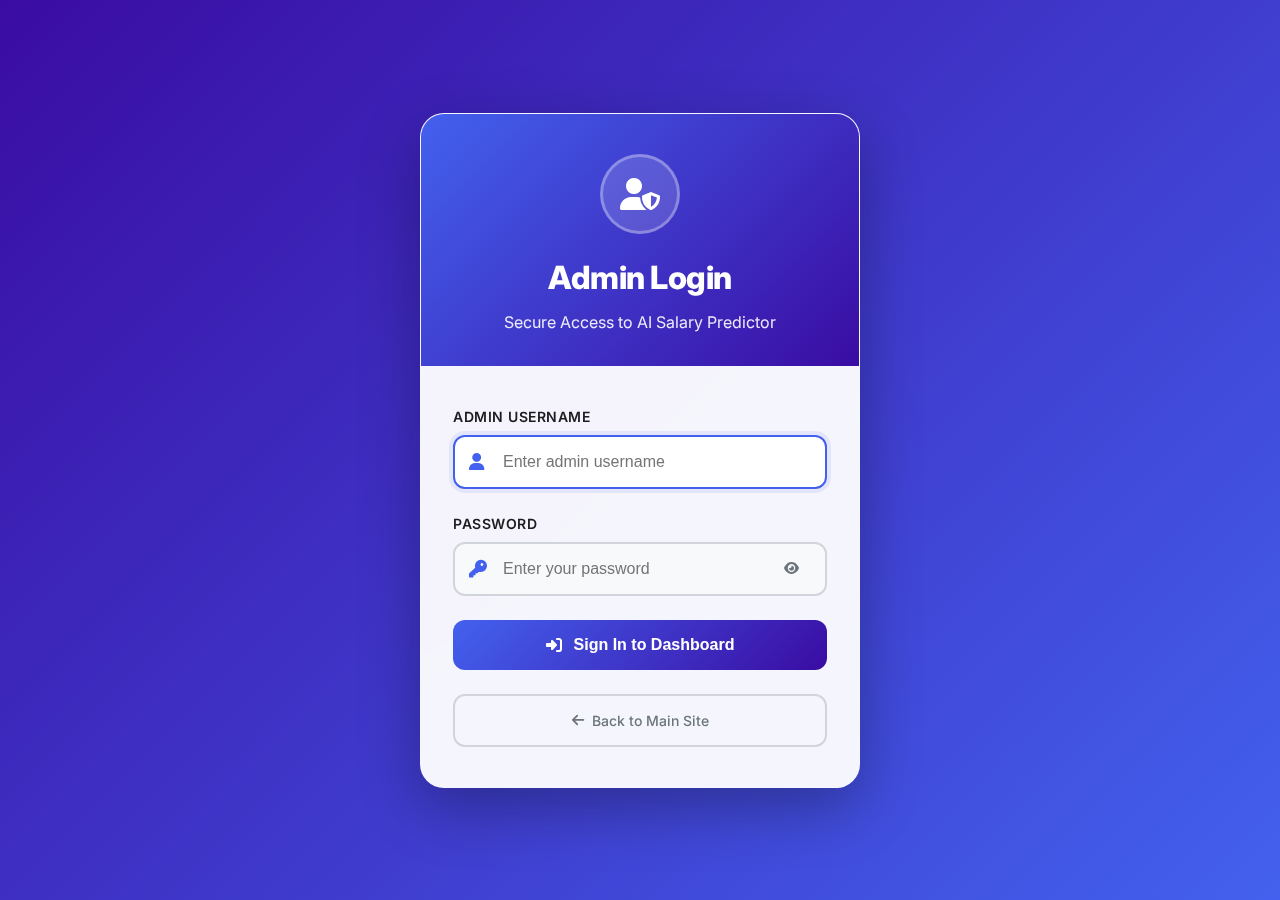
<file: templates/admin_login.html>
<!-- templates/admin_login.html -->
<!DOCTYPE html>
<html lang="en">
<head>
    <meta charset="UTF-8">
    <meta name="viewport" content="width=device-width, initial-scale=1.0">
    <title>Admin Login - AI Salary Predictor</title>
    <link rel="preconnect" href="https://fonts.googleapis.com">
    <link rel="preconnect" href="https://fonts.gstatic.com" crossorigin>
    <link href="https://fonts.googleapis.com/css2?family=Inter:wght@400;500;600;700;800&display=swap" rel="stylesheet">
    <link rel="stylesheet" href="https://cdnjs.cloudflare.com/ajax/libs/font-awesome/6.4.0/css/all.min.css">
    <link rel="stylesheet" href="/static/css/admin.css">
    <style>
        :root {
            --primary-blue: #4361ee;
            --primary-dark: #3a0ca3;
            --secondary-blue: #3a56d4;
            --danger-red: #e63946;
            --success-green: #2a9d8f;
            --light-gray: #f8f9fa;
            --dark-gray: #1f2937;
            --text-light: #f3f4f6;
            --text-dark: #1c1c1e;
            --border-color: #d1d5db;
        }
        
        * {
            margin: 0;
            padding: 0;
            box-sizing: border-box;
        }
        
        body {
            font-family: 'Inter', sans-serif;
            background: linear-gradient(135deg, var(--primary-dark), var(--primary-blue));
            min-height: 100vh;
            display: flex;
            align-items: center;
            justify-content: center;
            padding: 1.5rem;
            line-height: 1.5;
        }
        
        /* ===== LOGIN CARD ===== */
        .login-container {
            width: 100%;
            max-width: 440px;
            animation: fadeInUp 0.6s ease-out;
        }
        
        .login-card {
            background: rgba(255, 255, 255, 0.95);
            backdrop-filter: blur(20px);
            border-radius: 1.5rem;
            box-shadow: 0 20px 60px rgba(0, 0, 0, 0.3);
            overflow: hidden;
            border: 1px solid rgba(255, 255, 255, 0.2);
        }
        
        /* ===== HEADER SECTION ===== */
        .login-header {
            background: linear-gradient(135deg, var(--primary-blue), var(--primary-dark));
            padding: 2.5rem 2rem 2rem;
            text-align: center;
            color: white;
        }
        
        .login-icon {
            width: 5rem;
            height: 5rem;
            background: rgba(255, 255, 255, 0.15);
            border-radius: 50%;
            display: flex;
            align-items: center;
            justify-content: center;
            margin: 0 auto 1.25rem;
            font-size: 2rem;
            border: 3px solid rgba(255, 255, 255, 0.3);
        }
        
        .login-header h1 {
            font-size: 2rem;
            font-weight: 800;
            margin-bottom: 0.5rem;
            letter-spacing: -0.5px;
        }
        
        .login-header p {
            font-size: 1rem;
            opacity: 0.9;
            font-weight: 400;
        }
        
        .system-url {
            display: inline-flex;
            align-items: center;
            gap: 0.5rem;
            background: rgba(0, 0, 0, 0.2);
            padding: 0.5rem 1rem;
            border-radius: 0.75rem;
            font-family: 'Courier New', monospace;
            font-size: 0.75rem;
            margin-top: 1rem;
            color: rgba(255, 255, 255, 0.9);
        }
        
        /* ===== FORM SECTION ===== */
        .login-form {
            padding: 2.5rem 2rem;
        }
        
        .form-title {
            font-size: 1.25rem;
            font-weight: 700;
            color: var(--text-dark);
            margin-bottom: 1.75rem;
            text-align: center;
        }
        
        /* Form Groups */
        .form-group {
            margin-bottom: 1.5rem;
        }
        
        .form-group label {
            display: block;
            font-size: 0.875rem;
            font-weight: 600;
            color: var(--text-dark);
            margin-bottom: 0.5rem;
            text-transform: uppercase;
            letter-spacing: 0.5px;
        }
        
        .input-container {
            position: relative;
        }
        
        .form-control {
            width: 100%;
            padding: 1rem 1.25rem;
            padding-left: 3rem;
            border: 2px solid var(--border-color);
            border-radius: 0.75rem;
            font-size: 1rem;
            background: var(--light-gray);
            transition: all 0.3s ease;
            color: var(--text-dark);
        }
        
        .form-control:focus {
            outline: none;
            border-color: var(--primary-blue);
            background: white;
            box-shadow: 0 0 0 4px rgba(67, 97, 238, 0.1);
        }
        
        .input-icon {
            position: absolute;
            left: 1rem;
            top: 50%;
            transform: translateY(-50%);
            color: var(--primary-blue);
            font-size: 1.1rem;
        }
        
        /* Password Toggle */
        .password-toggle {
            position: absolute;
            right: 1rem;
            top: 50%;
            transform: translateY(-50%);
            background: none;
            border: none;
            color: #6c757d;
            cursor: pointer;
            padding: 0.25rem;
            width: 2.5rem;
            height: 2.5rem;
            display: flex;
            align-items: center;
            justify-content: center;
            border-radius: 0.5rem;
            transition: all 0.2s ease;
        }
        
        .password-toggle:hover {
            background: rgba(0, 0, 0, 0.05);
            color: var(--primary-blue);
        }
        
        /* ===== SIGN IN BUTTON ===== */
        .login-btn {
            width: 100%;
            padding: 1rem;
            background: linear-gradient(135deg, var(--primary-blue), var(--primary-dark));
            color: white;
            border: none;
            border-radius: 0.75rem;
            font-size: 1rem;
            font-weight: 700;
            cursor: pointer;
            transition: all 0.3s ease;
            display: flex;
            align-items: center;
            justify-content: center;
            gap: 0.75rem;
            margin-bottom: 1.5rem;
        }
        
        .login-btn:hover {
            transform: translateY(-2px);
            box-shadow: 0 10px 25px rgba(67, 97, 238, 0.4);
        }
        
        .login-btn:active {
            transform: translateY(0);
        }
        
        .login-btn:disabled {
            background: #6c757d;
            cursor: not-allowed;
            transform: none;
            box-shadow: none;
        }
        
        /* ===== BACK BUTTON ===== */
        .back-link {
            display: flex;
            align-items: center;
            justify-content: center;
            gap: 0.5rem;
            color: #6c757d;
            text-decoration: none;
            font-weight: 500;
            padding: 0.875rem;
            border: 2px solid var(--border-color);
            border-radius: 0.75rem;
            transition: all 0.3s ease;
            background: transparent;
        }
        
        .back-link:hover {
            background: var(--light-gray);
            border-color: var(--primary-blue);
            color: var(--primary-blue);
            transform: translateY(-1px);
        }
        
        /* ===== MESSAGES ===== */
        .error-message {
            background: linear-gradient(135deg, #ffeaea, #ffd1d1);
            color: var(--danger-red);
            padding: 1rem 1.25rem;
            border-radius: 0.75rem;
            margin-bottom: 1.25rem;
            display: none;
            align-items: center;
            gap: 0.75rem;
            border-left: 4px solid var(--danger-red);
        }
        
        .success-message {
            background: linear-gradient(135deg, #e8fff3, #d1ffeb);
            color: var(--success-green);
            padding: 1rem 1.25rem;
            border-radius: 0.75rem;
            margin-bottom: 1.25rem;
            display: none;
            align-items: center;
            gap: 0.75rem;
            border-left: 4px solid var(--success-green);
        }
        
        /* ===== ANIMATIONS ===== */
        @keyframes fadeInUp {
            from {
                opacity: 0;
                transform: translateY(30px);
            }
            to {
                opacity: 1;
                transform: translateY(0);
            }
        }
        
        /* ===== DARK MODE ===== */
        @media (prefers-color-scheme: dark) {
            .login-card {
                background: rgba(31, 41, 55, 0.95);
                border-color: rgba(255, 255, 255, 0.1);
            }
            
            .login-header h1,
            .form-title,
            .form-group label {
                color: var(--text-light);
            }
            
            .form-control {
                background: #374151;
                border-color: #4b5563;
                color: var(--text-light);
            }
            
            .form-control:focus {
                background: #1f2937;
            }
            
            .form-control::placeholder {
                color: #9ca3af;
            }
            
            .back-link {
                border-color: #4b5563;
                color: #9ca3af;
            }
            
            .back-link:hover {
                background: #374151;
                color: var(--primary-blue);
            }
        }
        
        /* ===== RESPONSIVE ===== */
        @media (max-width: 480px) {
            body {
                padding: 1rem;
            }
            
            .login-container {
                max-width: 100%;
            }
            
            .login-card {
                border-radius: 1.25rem;
            }
            
            .login-header {
                padding: 2rem 1.5rem 1.5rem;
            }
            
            .login-form {
                padding: 2rem 1.5rem;
            }
            
            .login-header h1 {
                font-size: 1.75rem;
            }
        }
        
        /* ===== INPUT VALIDATION STATES ===== */
        .form-control.valid {
            border-color: var(--success-green);
        }
        
        .form-control.invalid {
            border-color: var(--danger-red);
        }
        
        /* ===== LOADING ANIMATION ===== */
        .spinner {
            width: 20px;
            height: 20px;
            border: 3px solid rgba(255, 255, 255, 0.3);
            border-radius: 50%;
            border-top-color: white;
            animation: spin 1s ease-in-out infinite;
        }
        
        @keyframes spin {
            to { transform: rotate(360deg); }
        }
    </style>
</head>
<body>
    <div class="login-container">
        <div class="login-card">
            <!-- Header -->
            <div class="login-header">
                <div class="login-icon">
                    <i class="fa-solid fa-user-shield"></i>
                </div>
                <h1>Admin Login</h1>
                <p>Secure Access to AI Salary Predictor</p>
            </div>
            
            <!-- Error Message -->
            <div id="error-message" class="error-message">
                <i class="fa-solid fa-exclamation-circle"></i>
                <span id="error-text"></span>
            </div>
            
            <!-- Success Message -->
            <div id="success-message" class="success-message">
                <i class="fa-solid fa-check-circle"></i>
                <span id="success-text"></span>
            </div>
            
            <!-- Login Form -->
            <div class="login-form">
                <form id="admin-login-form">
                    <!-- Username -->
                    <div class="form-group">
                        <label for="username">Admin Username</label>
                        <div class="input-container">
                            <span class="input-icon">
                                <i class="fa-solid fa-user"></i>
                            </span>
                            <input 
                                type="text" 
                                id="username" 
                                class="form-control" 
                                placeholder="Enter admin username"
                                required
                                autocomplete="username"
                            >
                        </div>
                    </div>
                    
                    <!-- Password -->
                    <div class="form-group">
                        <label for="password">Password</label>
                        <div class="input-container">
                            <span class="input-icon">
                                <i class="fa-solid fa-key"></i>
                            </span>
                            <input 
                                type="password" 
                                id="password" 
                                class="form-control" 
                                placeholder="Enter your password"
                                required
                                autocomplete="current-password"
                            >
                            <button type="button" class="password-toggle" id="toggle-password">
                                <i class="fa-solid fa-eye"></i>
                            </button>
                        </div>
                    </div>
                    
                    <!-- Sign In Button -->
                    <button type="submit" class="login-btn" id="login-btn">
                        <i class="fa-solid fa-sign-in-alt"></i>
                        Sign In to Dashboard
                    </button>
                    
                    <!-- Back Button -->
                    <a href="/" class="back-link">
                        <i class="fa-solid fa-arrow-left"></i>
                        Back to Main Site
                    </a>
                </form>
            </div>
        </div>
    </div>

    <script>
        document.addEventListener('DOMContentLoaded', function() {
            // Elements
            const loginForm = document.getElementById('admin-login-form');
            const usernameInput = document.getElementById('username');
            const passwordInput = document.getElementById('password');
            const loginBtn = document.getElementById('login-btn');
            const errorMessage = document.getElementById('error-message');
            const errorText = document.getElementById('error-text');
            const successMessage = document.getElementById('success-message');
            const successText = document.getElementById('success-text');
            const togglePasswordBtn = document.getElementById('toggle-password');
            const togglePasswordIcon = togglePasswordBtn.querySelector('i');
            
            // Password toggle
            togglePasswordBtn.addEventListener('click', function() {
                const type = passwordInput.type === 'password' ? 'text' : 'password';
                passwordInput.type = type;
                togglePasswordIcon.className = type === 'password' ? 'fa-solid fa-eye' : 'fa-solid fa-eye-slash';
            });
            
            // Form validation
            usernameInput.addEventListener('input', clearMessages);
            passwordInput.addEventListener('input', clearMessages);
            
            function clearMessages() {
                errorMessage.style.display = 'none';
                successMessage.style.display = 'none';
            }
            
            // Form submission
            loginForm.addEventListener('submit', async function(e) {
                e.preventDefault();
                
                const username = usernameInput.value.trim();
                const password = passwordInput.value;
                
                if (!username || !password) {
                    showError('Please enter both username and password');
                    return;
                }
                
                await loginAdmin(username, password);
            });
            
            async function loginAdmin(username, password) {
                try {
                    // Disable form
                    loginBtn.disabled = true;
                    loginBtn.innerHTML = '<div class="spinner"></div> Verifying...';
                    
                    const response = await fetch('/api/admin/login', {
                        method: 'POST',
                        headers: {
                            'Content-Type': 'application/json',
                        },
                        body: JSON.stringify({ 
                            username: username,
                            password: password
                        })
                    });
                    
                    const data = await response.json();
                    
                    if (response.ok) {
                        // Show success and redirect
                        showSuccess('Login successful! Redirecting...');
                        
                        // Redirect to dashboard after short delay
                        setTimeout(() => {
                            window.location.href = '/admin-panel';
                        }, 1000);
                        
                    } else {
                        throw new Error(data.error || 'Invalid username or password');
                    }
                    
                } catch (error) {
                    showError(error.message);
                    loginBtn.disabled = false;
                    loginBtn.innerHTML = '<i class="fa-solid fa-sign-in-alt"></i> Sign In to Dashboard';
                }
            }
            
            function showError(message) {
                errorText.textContent = message;
                errorMessage.style.display = 'flex';
                successMessage.style.display = 'none';
                
                // Auto-hide error after 5 seconds
                setTimeout(() => {
                    errorMessage.style.display = 'none';
                }, 5000);
            }
            
            function showSuccess(message) {
                successText.textContent = message;
                successMessage.style.display = 'flex';
                errorMessage.style.display = 'none';
            }
            
            // Focus on username field on load
            usernameInput.focus();
        });
    </script>
</body>
</html>
</file>
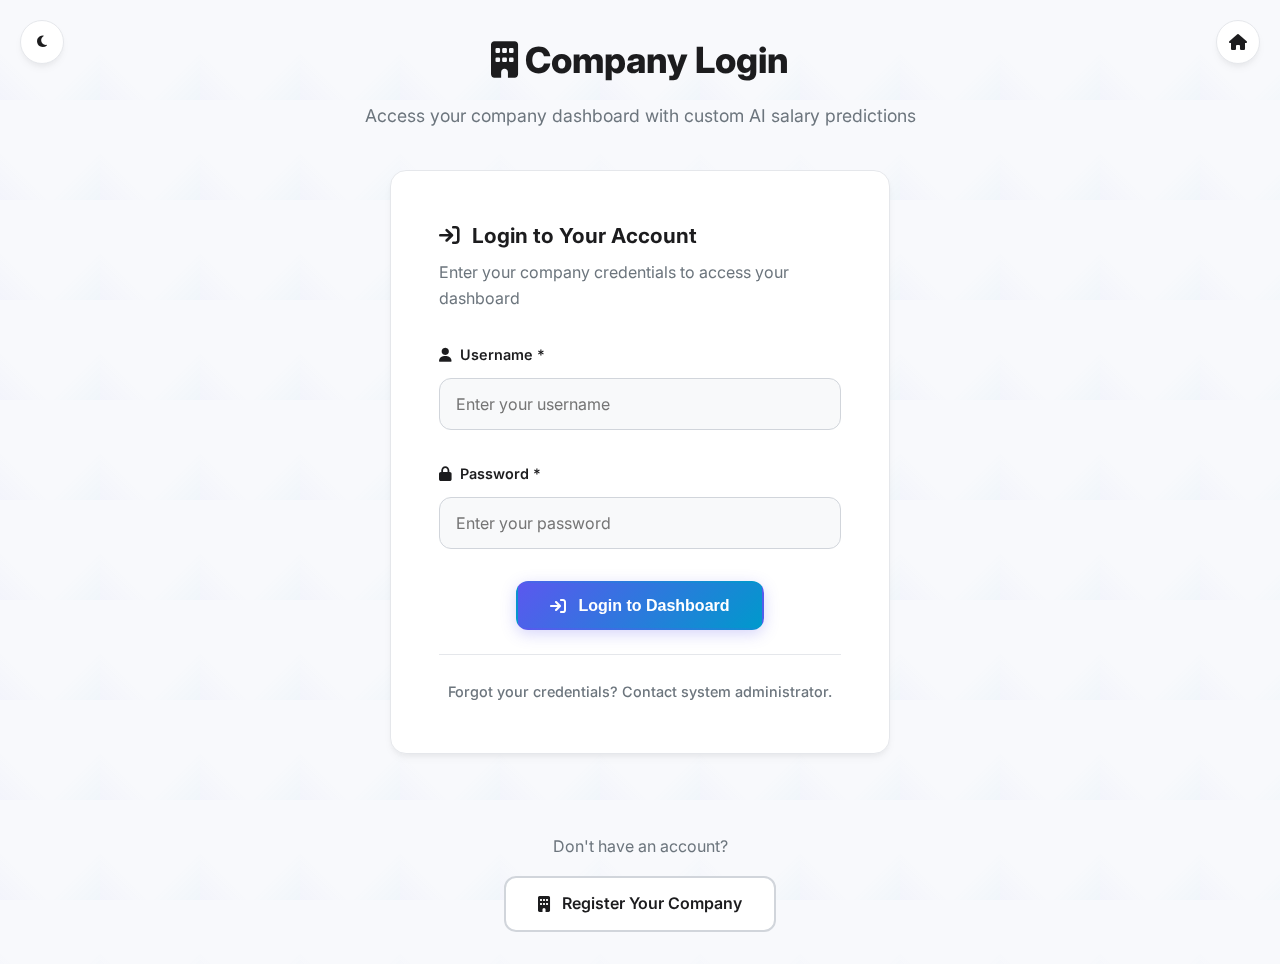
<file: templates/company_login.html>
<!DOCTYPE html>
<html lang="en">
<head>
    <meta charset="UTF-8">
    <meta name="viewport" content="width=device-width, initial-scale=1.0">
    <title>Company Login - AI Salary Predictor</title>
    <link rel="preconnect" href="https://fonts.googleapis.com">
    <link rel="preconnect" href="https://fonts.gstatic.com" crossorigin>
    <link href="https://fonts.googleapis.com/css2?family=Inter:wght@400;500;600;700;800&display=swap" rel="stylesheet">
    <link rel="stylesheet" href="https://cdnjs.cloudflare.com/ajax/libs/font-awesome/6.4.0/css/all.min.css">
    <link rel="stylesheet" href="/static/css/company.css">
</head>
<body>
    <div class="header-icon-btn top-right">
        <a href="/" class="icon-btn" data-tooltip="Back to Home">
            <i class="fa-solid fa-house"></i>
        </a>
    </div>

    <div class="header-icon-btn top-left">
        <button class="icon-btn" id="theme-toggle" data-tooltip="Toggle Theme">
            <i class="fa-solid fa-moon"></i>
        </button>
    </div>

    <div class="company-container login-container">
        <header class="company-header">
            <h1><i class="fa-solid fa-building"></i> Company Login</h1>
            <p class="subtitle">Access your company dashboard with custom AI salary predictions</p>
        </header>

        <div class="company-card login-card">
            <h2><i class="fa-solid fa-arrow-right-to-bracket"></i> Login to Your Account</h2>
            <p class="description" style="margin-bottom: 2rem;">Enter your company credentials to access your dashboard</p>
            
            <form id="login-form" class="company-form">
                <div class="form-grid" style="margin-bottom: 0;">
                    <div class="input-group">
                        <label for="username">
                            <i class="fa-solid fa-user"></i> Username *
                        </label>
                        <input type="text" id="username" name="username" class="input" 
                               placeholder="Enter your username" required>
                    </div>
                    
                    <div class="input-group">
                        <label for="password">
                            <i class="fa-solid fa-lock"></i> Password *
                        </label>
                        <input type="password" id="password" name="password" class="input" 
                               placeholder="Enter your password" required>
                    </div>
                </div>

                <div id="login-result" class="hidden" style="margin-top: 1.5rem;"></div>

                <div class="form-actions" style="margin-top: 2rem;">
                    <button type="submit" class="btn btn-primary" id="login-btn">
                        <i class="fa-solid fa-arrow-right-to-bracket"></i> Login to Dashboard
                    </button>
                </div>
            </form>

            <div class="login-forgot-password">
                <button type="button" class="btn-link" id="forgot-password-btn">
                    Forgot your credentials? Contact system administrator.
                </button>
            </div>

        </div>

        <div class="login-options">
            <p>Don't have an account?</p>
            <a href="/company-request" class="btn btn-outline" style="background-color: var(--bg-card);">
                <i class="fa-solid fa-building"></i> Register Your Company
            </a>
        </div>
    </div>

    <div id="forgot-password-modal" class="modal-overlay hidden">
        <div class="modal-content">
            <button class="modal-close" id="modal-close-btn">&times;</button>
            
            <div id="send-otp-step">
                <h2><i class="fa-solid fa-key"></i> Forgot Password</h2>
                <p>Enter your username or email. We will send an OTP to your registered mobile number.</p>
                <form id="send-otp-form" class="modal-form">
                    <div class="input-group">
                        <label for="username_or_email">Username or Email *</label>
                        <input type="text" id="username_or_email" name="username_or_email" class="input" required>
                    </div>
                    <div id="otp-send-result" class="hidden"></div>
                    <button type="submit" class="btn btn-primary" id="send-otp-btn">
                        <i class="fa-solid fa-mobile-alt"></i> Send OTP
                    </button>
                </form>
            </div>

            <div id="verify-otp-step" class="hidden">
                <h2><i class="fa-solid fa-shield-alt"></i> Verify OTP</h2>
                <p>An OTP was sent to your mobile (check console for demo). Enter it below.</p>
                <form id="verify-otp-form" class="modal-form">
                    <div class="input-group">
                        <label for="otp_code">6-Digit OTP *</label>
                        <input type="text" id="otp_code" name="otp_code" class="input" 
                               maxlength="6" pattern="\d{6}" required>
                    </div>
                    <div id="otp-verify-result" class="hidden"></div>
                    <button type="submit" class="btn btn-primary" id="verify-otp-btn">
                        <i class="fa-solid fa-check-circle"></i> Verify & Recover
                    </button>
                </form>
            </div>

        </div>
    </div>

    <script src="/static/js/company.js"></script>
</body>
</html>
</file>
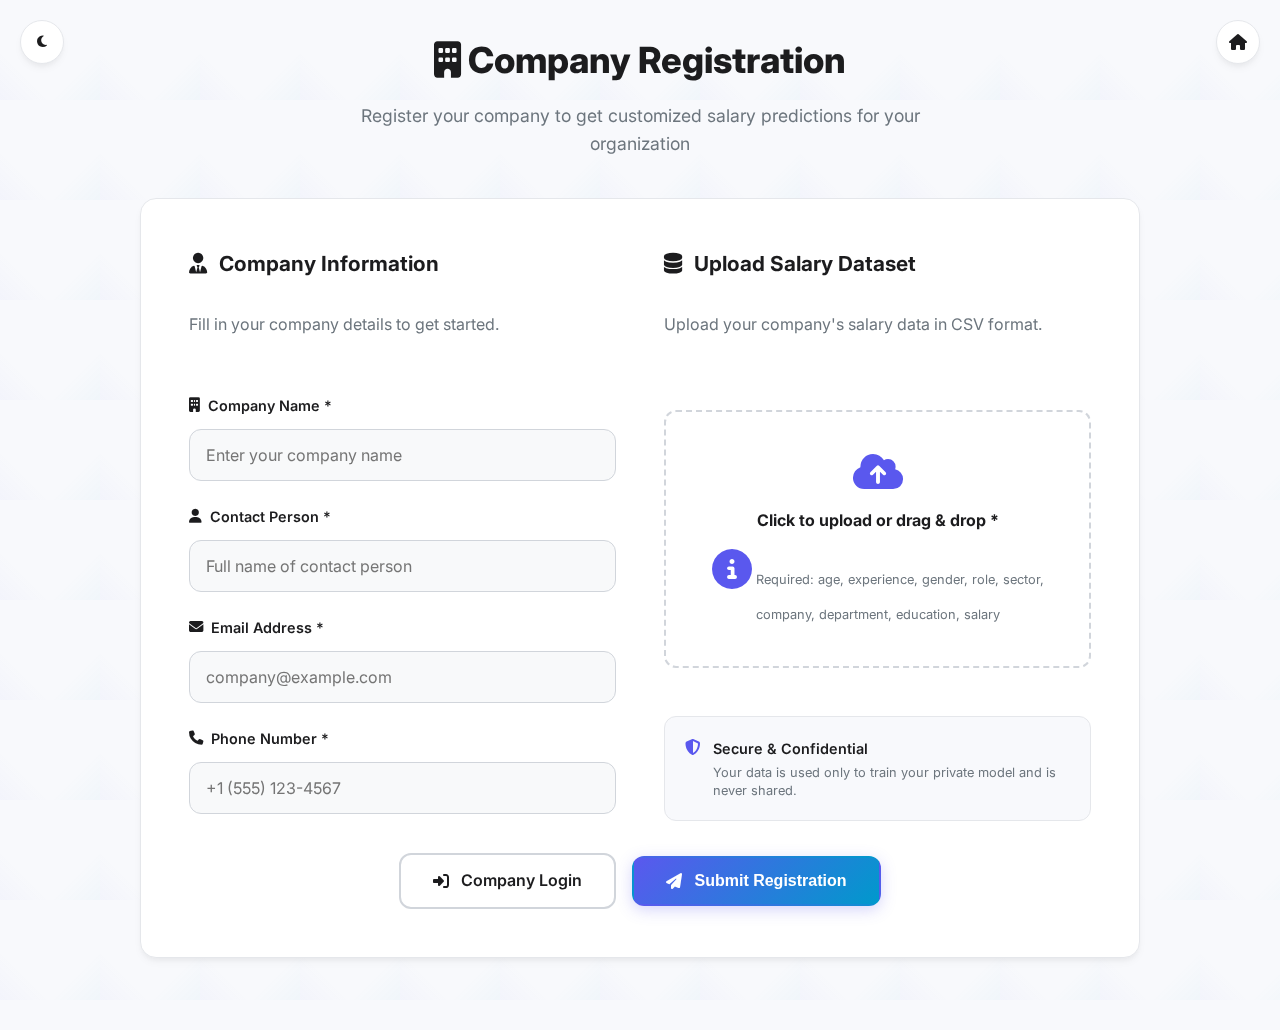
<file: templates/company_request.html>
<!DOCTYPE html>
<html lang="en">
<head>
    <meta charset="UTF-8">
    <meta name="viewport" content="width=device-width, initial-scale=1.0">
    <title>Company Registration - AI Salary Predictor</title>
    <link rel="preconnect" href="https://fonts.googleapis.com">
    <link rel="preconnect" href="https://fonts.gstatic.com" crossorigin>
    <link href="https://fonts.googleapis.com/css2?family=Inter:wght@400;500;600;700;800&display=swap" rel="stylesheet">
    <link rel="stylesheet" href="https://cdnjs.cloudflare.com/ajax/libs/font-awesome/6.4.0/css/all.min.css">
    <link rel="stylesheet" href="/static/css/company.css">
</head>
<body>
    <div class="header-icon-btn top-right">
        <a href="/" class="icon-btn" data-tooltip="Back to Home">
            <i class="fa-solid fa-house"></i>
        </a>
    </div>

    <div class="header-icon-btn top-left">
        <button class="icon-btn" id="theme-toggle" data-tooltip="Toggle Theme">
            <i class="fa-solid fa-moon"></i>
        </button>
    </div>

    <div class="company-container">
        <header class="company-header">
            <h1><i class="fa-solid fa-building"></i> Company Registration</h1>
            <p class="subtitle">Register your company to get customized salary predictions for your organization</p>
        </header>

        <div class="company-card">
            <form id="company-form" class="company-form">
                
                <div class="registration-grid">
                    
                    <div class="form-section">
                        <h2><i class="fa-solid fa-user-tie"></i> Company Information</h2>
                        <p class="description">Fill in your company details to get started.</p>
                        
                        <div class="input-group">
                            <label for="company_name">
                                <i class="fa-solid fa-building"></i> Company Name *
                            </label>
                            <input type="text" id="company_name" name="company_name" class="input" 
                                   placeholder="Enter your company name" required>
                        </div>
                        
                        <div class="input-group">
                            <label for="contact_person">
                                <i class="fa-solid fa-user"></i> Contact Person *
                            </label>
                            <input type="text" id="contact_person" name="contact_person" class="input" 
                                   placeholder="Full name of contact person" required>
                        </div>
                        
                        <div class="input-group">
                            <label for="email">
                                <i class="fa-solid fa-envelope"></i> Email Address *
                            </label>
                            <input type="email" id="email" name="email" class="input" 
                                   placeholder="company@example.com" required>
                        </div>
                        
                        <div class="input-group">
                            <label for="phone">
                                <i class="fa-solid fa-phone"></i> Phone Number *
                            </label>
                            <input type="tel" id="phone" name="phone" class="input" 
                                   placeholder="+1 (555) 123-4567" required>
                        </div>
                    </div>

                    <div class="form-section">
                        <h2><i class="fa-solid fa-database"></i> Upload Salary Dataset</h2>
                        <p class="description">Upload your company's salary data in CSV format.</p>
                        
                        <div class="upload-section">
                            <div class="upload-area" id="upload-area">
                                <i class="fa-solid fa-cloud-upload-alt"></i>
                                <p><strong>Click to upload or drag & drop *</strong></p>
                                <p class="file-requirements">
                                    <i class="fa-solid fa-info-circle"></i>
                                    Required: age, experience, gender, role, sector, company, department, education, salary
                                </p>
                                <input type="file" id="dataset" name="dataset" accept=".csv" hidden required>
                            </div>
                            <div id="file-info" class="file-info hidden">
                                </div>
                        </div>
                        
                        <div class="feature-item" style="margin-top: 1.5rem; background-color: var(--bg-main);">
                            <i class="fa-solid fa-shield-alt" style="color: var(--primary);"></i>
                            <div class="feature-content">
                                <span class="feature-name">Secure & Confidential</span>
                                <p class="feature-description">Your data is used only to train your private model and is never shared.</p>
                            </div>
                        </div>
                    </div>
                </div>

                <div id="result" class="hidden" style="margin-bottom: 1.5rem;"></div>

                <div class="form-actions">
                    <a href="/company-login" class="btn btn-outline">
                        <i class="fa-solid fa-sign-in-alt"></i> Company Login
                    </a>
                    <button type="submit" class="btn btn-primary" id="submit-btn">
                        <i class="fa-solid fa-paper-plane"></i> Submit Registration
                    </button>
                </div>
            </form>
        </div>
    </div>

    <div id="success-modal" class="modal-overlay hidden">
        <div class="modal-content text-center">
            <i class="fa-solid fa-check-circle fa-6x modal-icon-success"></i>
            <h2 style="justify-content: center;">Request Submitted!</h2>
            <p>Your registration request was sent successfully.</p>
            <p>Your credentials will be mailed to you shortly.</p>
            <p class="redirect-message" style="margin-top: 1.5rem;">Redirecting to homepage in <span id="redirect-countdown">5</span>...</p>
        </div>
    </div>

    <script src="/static/js/company.js"></script>
</body>
</html>
</file>
<file: static/css/admin.css>
/* admin.css - Fixed size issues */
:root {
    --primary: #6366f1;
    --primary-hover: #4f46e5;
    --primary-light: #e0e7ff;
    --secondary: #64748b;
    --secondary-light: #f1f5f9;
    --success: #10b981;
    --success-light: #d1fae5;
    --warning: #f59e0b;
    --warning-light: #fef3c7;
    --danger: #ef4444;
    --danger-light: #fee2e2;
    --info: #3b82f6;
    --info-light: #dbeafe;
    --bg-body: #f8fafc;
    --bg-card: #ffffff;
    --bg-sidebar: #1e293b;
    --bg-sidebar-hover: #334155;
    --text-main: #1e293b;
    --text-muted: #64748b;
    --text-light: #94a3b8;
    --border: #e2e8f0;
    --border-light: #f1f5f9;
    --radius: 8px;
    --radius-sm: 6px;
    --radius-lg: 12px;
    --shadow: 0 1px 2px 0 rgba(0, 0, 0, 0.05);
    --shadow-md: 0 4px 6px -1px rgba(0, 0, 0, 0.1);
    --shadow-lg: 0 10px 15px -3px rgba(0, 0, 0, 0.1);
    --shadow-xl: 0 20px 25px -5px rgba(0, 0, 0, 0.1);
    --transition: all 0.2s ease;
}

* {
    box-sizing: border-box;
    margin: 0;
    padding: 0;
}

body {
    font-family: 'Inter', -apple-system, BlinkMacSystemFont, 'Segoe UI', Roboto, sans-serif;
    background: var(--bg-body);
    color: var(--text-main);
    line-height: 1.5;
    font-size: 14px;
    display: flex;
    min-height: 100vh;
    overflow-x: hidden;
}

/* Layout */
.admin-layout {
    display: flex;
    width: 100%;
    min-height: 100vh;
}

.sidebar {
    width: 220px;
    background: var(--bg-sidebar);
    color: white;
    display: flex;
    flex-direction: column;
    position: fixed;
    height: 100vh;
    z-index: 100;
    box-shadow: var(--shadow-lg);
}

.main-content {
    margin-left: 220px;
    flex: 1;
    padding: 1.5rem;
    max-width: calc(100% - 220px);
}

/* Sidebar - Fixed size */
.sidebar-header {
    padding: 1.25rem 1rem;
    font-size: 1.1rem;
    font-weight: 700;
    display: flex;
    align-items: center;
    gap: 0.75rem;
    border-bottom: 1px solid rgba(255, 255, 255, 0.1);
    background: rgba(255, 255, 255, 0.05);
}

.sidebar-header i {
    color: var(--primary);
    background: rgba(255, 255, 255, 0.1);
    width: 32px;
    height: 32px;
    border-radius: 8px;
    display: flex;
    align-items: center;
    justify-content: center;
    font-size: 1rem;
}

.sidebar-nav {
    list-style: none;
    padding: 1rem 0;
    flex: 1;
}

.nav-link {
    display: flex;
    align-items: center;
    gap: 0.75rem;
    padding: 0.75rem 1rem;
    color: #cbd5e1;
    text-decoration: none;
    border-radius: var(--radius);
    margin: 0.125rem 0.75rem;
    transition: var(--transition);
    font-size: 0.9rem;
}

.nav-link:hover {
    background: rgba(255, 255, 255, 0.08);
    color: white;
}

.nav-link.active {
    background: var(--primary);
    color: white;
    box-shadow: 0 4px 12px rgba(99, 102, 241, 0.3);
}

.nav-link i {
    width: 18px;
    text-align: center;
    font-size: 1rem;
}

/* Sidebar footer - removed session time and super user */
/* admin.css - Fixed logout button position */
.sidebar-footer {
    padding: 1rem;
    border-top: 1px solid rgba(255, 255, 255, 0.1);
    background: rgba(0, 0, 0, 0.2);
    display: flex;
    align-items: center;
    justify-content: space-between;
    min-height: 60px; /* Fixed height to prevent shifting */
}

.admin-user-info {
    display: flex;
    align-items: center;
    gap: 0.75rem;
    flex: 1;
    min-width: 0; /* Prevents overflow */
}

.admin-details {
    flex: 1;
    min-width: 0; /* Allows text truncation */
    overflow: hidden;
}

.admin-name {
    font-size: 0.85rem;
    font-weight: 600;
    margin-bottom: 2px;
    white-space: nowrap;
    overflow: hidden;
    text-overflow: ellipsis;
    max-width: 120px;
}

.btn-logout {
    background: rgba(255, 255, 255, 0.1);
    border: none;
    color: #94a3b8;
    cursor: pointer;
    width: 36px;
    height: 36px;
    border-radius: 8px;
    display: flex;
    align-items: center;
    justify-content: center;
    transition: var(--transition);
    flex-shrink: 0; /* Prevents button from shrinking */
    margin-left: 0.5rem;
}

.btn-logout:hover {
    background: rgba(239, 68, 68, 0.2);
    color: #ef4444;
    transform: translateY(-1px);
}

/* Header - Fixed size */
.main-header {
    margin-bottom: 1.5rem;
    padding-bottom: 1rem;
    border-bottom: 1px solid var(--border);
}

.header-titles h1 {
    font-size: 1.5rem;
    font-weight: 700;
    background: linear-gradient(135deg, var(--primary), #8b5cf6);
    -webkit-background-clip: text;
    -webkit-text-fill-color: transparent;
    background-clip: text;
    margin-bottom: 0.25rem;
}

.header-titles p {
    color: var(--text-muted);
    font-size: 0.9rem;
}

/* Stats Grid - Fixed size */
.stats-grid {
    display: grid;
    grid-template-columns: repeat(auto-fit, minmax(200px, 1fr));
    gap: 1rem;
    margin-bottom: 1.5rem;
}

.stat-card {
    background: var(--bg-card);
    padding: 1.25rem;
    border-radius: var(--radius-lg);
    box-shadow: var(--shadow-md);
    display: flex;
    align-items: center;
    gap: 1rem;
    border-left: 3px solid transparent;
}

.stat-card.total { border-color: var(--primary); }
.stat-card.pending { border-color: var(--warning); }
.stat-card.approved { border-color: var(--success); }
.stat-card.rejected { border-color: var(--danger); }

.icon-box {
    width: 44px;
    height: 44px;
    border-radius: var(--radius);
    background: linear-gradient(135deg, var(--primary-light), white);
    display: flex;
    align-items: center;
    justify-content: center;
    font-size: 1.25rem;
    color: var(--primary);
}

.stat-card.pending .icon-box { 
    background: linear-gradient(135deg, var(--warning-light), white);
    color: var(--warning);
}
.stat-card.approved .icon-box { 
    background: linear-gradient(135deg, var(--success-light), white);
    color: var(--success);
}
.stat-card.rejected .icon-box { 
    background: linear-gradient(135deg, var(--danger-light), white);
    color: var(--danger);
}

.stat-info {
    flex: 1;
}

.stat-label {
    font-size: 0.8rem;
    color: var(--text-muted);
    font-weight: 500;
    margin-bottom: 0.25rem;
}

.stat-number {
    font-size: 1.5rem;
    font-weight: 700;
    color: var(--text-main);
    line-height: 1;
}

/* Components - Fixed size */
.card {
    background: var(--bg-card);
    border-radius: var(--radius-lg);
    box-shadow: var(--shadow-md);
    margin-bottom: 1.25rem;
    border: 1px solid var(--border);
}

.card-header {
    padding: 1rem 1.25rem;
    border-bottom: 1px solid var(--border-light);
    display: flex;
    justify-content: space-between;
    align-items: center;
    background: var(--bg-body);
}

.card-header h3 {
    font-size: 1rem;
    font-weight: 600;
    color: var(--text-main);
    display: flex;
    align-items: center;
    gap: 0.5rem;
}

.card-body {
    padding: 1.25rem;
}

/* Tables - Fixed size */
.table-responsive {
    overflow-x: auto;
    border-radius: var(--radius);
    font-size: 0.9rem;
}

.data-table {
    width: 100%;
    border-collapse: separate;
    border-spacing: 0;
    font-size: 0.85rem;
}

.data-table th {
    padding: 0.75rem 1rem;
    text-align: left;
    background: var(--bg-body);
    font-weight: 600;
    font-size: 0.8rem;
    color: var(--text-muted);
    text-transform: uppercase;
    letter-spacing: 0.05em;
    border-bottom: 2px solid var(--border);
    white-space: nowrap;
}

.data-table td {
    padding: 0.75rem 1rem;
    border-bottom: 1px solid var(--border-light);
    vertical-align: middle;
}

/* Badges - Fixed size */
.status-badge {
    padding: 0.25rem 0.5rem;
    border-radius: 999px;
    font-size: 0.7rem;
    font-weight: 600;
    text-transform: uppercase;
    letter-spacing: 0.05em;
    display: inline-flex;
    align-items: center;
    gap: 0.25rem;
    border: 1px solid transparent;
}

/* Buttons - Fixed size */
.btn {
    padding: 0.5rem 1rem;
    border-radius: var(--radius);
    font-weight: 500;
    cursor: pointer;
    border: none;
    font-size: 0.85rem;
    display: inline-flex;
    align-items: center;
    gap: 0.375rem;
    transition: var(--transition);
}

.btn:hover {
    transform: translateY(-1px);
    box-shadow: var(--shadow);
}

.btn-sm {
    padding: 0.375rem 0.75rem;
    font-size: 0.8rem;
}

.btn-icon {
    width: 32px;
    height: 32px;
    border-radius: var(--radius);
    border: none;
    cursor: pointer;
    display: inline-flex;
    align-items: center;
    justify-content: center;
    transition: var(--transition);
    font-size: 0.9rem;
}

/* Automation Page - Fixed size */
.automation-controls-card {
    background: linear-gradient(135deg, #4f46e5 0%, #3730a3 100%);
    color: white;
    border-radius: var(--radius-lg);
    padding: 1.5rem;
    margin-bottom: 1.5rem;
    box-shadow: var(--shadow-lg);
}

.control-header {
    display: flex;
    justify-content: space-between;
    align-items: center;
    flex-wrap: wrap;
    gap: 1rem;
}

.control-icon {
    font-size: 2rem;
    opacity: 0.8;
}

.control-info h2 {
    font-size: 1.25rem;
    margin-bottom: 0.25rem;
    font-weight: 700;
}

.control-info p {
    opacity: 0.9;
    font-size: 0.85rem;
    max-width: 500px;
}

.control-actions {
    display: flex;
    align-items: center;
    gap: 1rem;
    background: rgba(255, 255, 255, 0.15);
    padding: 0.75rem 1rem;
    border-radius: var(--radius);
}

/* Toggle Switch - Fixed size */
.switch {
    position: relative;
    display: inline-block;
    width: 50px;
    height: 26px;
}

.slider {
    position: absolute;
    cursor: pointer;
    top: 0;
    left: 0;
    right: 0;
    bottom: 0;
    background-color: rgba(255, 255, 255, 0.3);
    transition: .4s;
    border-radius: 34px;
}

.slider:before {
    position: absolute;
    content: "";
    height: 18px;
    width: 18px;
    left: 4px;
    bottom: 4px;
    background-color: white;
    transition: .4s;
    border-radius: 50%;
}

.mode-status-bar {
    margin-top: 1rem;
    background: rgba(255, 255, 255, 0.95);
    color: var(--text-main);
    padding: 0.75rem 1rem;
    border-radius: var(--radius);
    border-left: 3px solid var(--warning);
    font-size: 0.85rem;
}

.automation-grid {
    display: grid;
    grid-template-columns: 1fr 1fr;
    gap: 1rem;
}

/* Utilities */
.hidden {
    display: none !important;
}

.badge {
    background: var(--primary);
    color: white;
    padding: 0.125rem 0.5rem;
    border-radius: 999px;
    font-size: 0.7rem;
    font-weight: 600;
    min-width: 20px;
    text-align: center;
}

/* Modal - Fixed size */
.modal {
    position: fixed;
    top: 0;
    left: 0;
    width: 100%;
    height: 100%;
    background: rgba(0, 0, 0, 0.5);
    display: flex;
    align-items: center;
    justify-content: center;
    z-index: 1000;
}

.modal-content {
    background: white;
    width: 90%;
    max-width: 400px;
    border-radius: var(--radius-lg);
    overflow: hidden;
    animation: slideUp 0.3s ease;
    box-shadow: var(--shadow-xl);
    max-height: 80vh;
    display: flex;
    flex-direction: column;
}

.modal-header {
    padding: 1rem 1.25rem;
    border-bottom: 1px solid var(--border);
    display: flex;
    justify-content: space-between;
    align-items: center;
    background: var(--bg-body);
}

.modal-header h3 {
    font-size: 1.1rem;
    font-weight: 600;
    color: var(--text-main);
}

.close-btn {
    background: none;
    border: none;
    font-size: 1.25rem;
    cursor: pointer;
    color: var(--text-muted);
    width: 30px;
    height: 30px;
    border-radius: 6px;
    display: flex;
    align-items: center;
    justify-content: center;
    transition: var(--transition);
}

.modal-body {
    padding: 1.25rem;
    flex: 1;
    overflow-y: auto;
    font-size: 0.9rem;
}

.modal-footer {
    padding: 1rem 1.25rem;
    background: var(--bg-body);
    border-top: 1px solid var(--border);
    display: flex;
    justify-content: flex-end;
    gap: 0.75rem;
}

/* Chart Container */
.chart-container {
    position: relative;
    height: 250px;
    width: 100%;
}

@keyframes slideUp {
    from {
        transform: translateY(20px);
        opacity: 0;
    }
    to {
        transform: translateY(0);
        opacity: 1;
    }
}

/* Responsive Design */
@media (max-width: 1024px) {
    .sidebar {
        width: 200px;
    }
    .main-content {
        margin-left: 200px;
        max-width: calc(100% - 200px);
    }
    .automation-grid {
        grid-template-columns: 1fr;
    }
}

@media (max-width: 768px) {
    .sidebar {
        width: 60px;
        overflow: hidden;
    }
    .sidebar:hover {
        width: 220px;
    }
    .main-content {
        margin-left: 60px;
        max-width: calc(100% - 60px);
        padding: 1rem;
    }
    .sidebar-header span,
    .nav-link span {
        display: none;
    }
    .sidebar:hover .sidebar-header span,
    .sidebar:hover .nav-link span {
        display: inline;
    }
    .stats-grid {
        grid-template-columns: repeat(2, 1fr);
    }
}

@media (max-width: 480px) {
    .stats-grid {
        grid-template-columns: 1fr;
    }
    .control-header {
        flex-direction: column;
        align-items: flex-start;
    }
    .control-actions {
        width: 100%;
        justify-content: space-between;
    }
}
</file>
<file: static/css/company.css>
/* static/css/company.css */

/* ==========================================================================
   1. ROOT VARIABLES & THEMES
   ========================================================================== */
:root {
    /* Color Palette */
    --primary-hue: 241;
    --secondary-hue: 195;
    --success-hue: 145;
    --warning-hue: 35;
    --danger-hue: 8;

    --primary: hsl(var(--primary-hue), 82%, 64%);
    --primary-dark: hsl(var(--primary-hue), 82%, 54%);
    --primary-light: hsl(var(--primary-hue), 100%, 97%);
    --secondary: hsl(var(--secondary-hue), 100%, 40%);
    --success: hsl(var(--success-hue), 63%, 49%);
    --warning: hsl(var(--warning-hue), 100%, 50%);
    --danger: hsl(var(--danger-hue), 96%, 54%);

    /* Light Theme */
    --bg-main: #f8f9fc;
    --bg-container: #ffffff;
    --bg-card: #ffffff;
    --bg-input: #f8f9fa;
    --bg-hover: hsl(var(--primary-hue), 100%, 98%);
    --text-primary: #1c1c1e;
    --text-secondary: #6c757d;
    --border-light: #e5e7eb;
    --border-default: #d1d5db;
    --border-accent: hsl(var(--primary-hue), 82%, 80%);
    
    /* ENHANCED: Layered shadows for more depth */
    --shadow-sm: 0 2px 4px rgba(0, 0, 0, 0.04);
    --shadow-md: 0 5px 10px -2px rgba(0, 0, 0, 0.05), 0 3px 6px -1px rgba(0, 0, 0, 0.04);
    --shadow-lg: 0 12px 20px -4px rgba(0, 0, 0, 0.07), 0 5px 10px -3px rgba(0, 0, 0, 0.05);
    --glow-primary: 0 0 0 3px hsla(var(--primary-hue), 82%, 64%, 0.15);

    /* Layout & Typography */
    --radius-sm: 8px;
    --radius: 12px;
    --radius-lg: 16px;
    --transition: all 0.3s cubic-bezier(0.4, 0, 0.2, 1);
    
    /* ENHANCED: Modern gradient with a shine effect */
    --gradient: linear-gradient(135deg, var(--primary) 0%, var(--secondary) 100%);
    --shine-gradient: radial-gradient(circle at 0% 0%, rgba(255, 255, 255, 0.4), rgba(255, 255, 255, 0) 40%);

    /* NEW: Sidebar Width */
    --sidebar-width: 280px;
}

[data-theme="dark"] {
    --bg-main: #111827;
    --bg-container: #1f2937;
    --bg-card: #1f2937;
    --bg-input: #374151;
    --bg-hover: rgba(75, 85, 99, 0.3);
    --text-primary: #f3f4f6;
    --text-secondary: #9ca3af;
    --border-light: #374151;
    --border-default: #4b5563;
    --border-accent: hsl(var(--primary-hue), 82%, 40%);

    /* ENHANCED: Dark theme shadows */
    --shadow-sm: 0 2px 4px rgba(0, 0, 0, 0.2);
    --shadow-md: 0 5px 10px -2px rgba(0, 0, 0, 0.25), 0 3px 6px -1px rgba(0, 0, 0, 0.2);
    --shadow-lg: 0 12px 20px -4px rgba(0, 0, 0, 0.3), 0 5px 10px -3px rgba(0, 0, 0, 0.25);
    --glow-primary: 0 0 0 3px hsla(var(--primary-hue), 82%, 64%, 0.2);
}


/* ==========================================================================
   2. GLOBAL & BASE STYLES
   ========================================================================== */
* {
    box-sizing: border-box;
    margin: 0;
    padding: 0;
}

html {
    scroll-behavior: smooth;
}

body {
    font-family: 'Inter', sans-serif;
    background-color: var(--bg-main);
    color: var(--text-primary);
    line-height: 1.6;
    -webkit-font-smoothing: antialiased;
    -moz-osx-font-smoothing: grayscale;
    transition: background-color 0.3s, color 0.3s;
    overflow-x: hidden;
    position: relative;
}

/* ENHANCED: Animated background pattern */
body::before {
    content: '';
    position: fixed;
    top: 0; left: 0;
    width: 200%;
    height: 200%;
    background: linear-gradient(45deg, hsla(var(--primary-hue), 82%, 64%, 0.03), transparent 25%),
                linear-gradient(-45deg, hsla(var(--secondary-hue), 100%, 40%, 0.03), transparent 25%);
    background-size: 100px 100px;
    z-index: -1;
    animation: background-pan 60s linear infinite;
}

@keyframes background-pan {
    0% { transform: translate(0, 0); }
    100% { transform: translate(-50%, -50%); }
}

/* Base Typography & Utilities */
.text-muted { color: var(--text-secondary); }
.mt-3 { margin-top: 1.5rem; }
.text-center { text-align: center; }

/* ==========================================================================
   3. LAYOUTS (Dashboard vs Auth Pages)
   ========================================================================== */

/* NEW: Dashboard Layout */
.dashboard-container {
    display: grid;
    grid-template-columns: var(--sidebar-width) 1fr; /* Sidebar + Content */
    min-height: 100vh;
}

.dashboard-content-wrapper {
    padding: 0 2rem;
    overflow-y: auto;
}

/* Auth Page Layout */
.company-container {
    display: flex;
    flex-direction: column;
    align-items: center;
    justify-content: center;
    min-height: 100vh;
    padding: 2rem;
}

.company-header { text-align: center; margin-bottom: 2.5rem; }
.company-header h1 { font-size: 2.25rem; font-weight: 800; color: var(--text-primary); margin-bottom: 0.75rem; }
.company-header .subtitle { font-size: 1.1rem; color: var(--text-secondary); max-width: 55ch; }

/* --- MODIFICATION: Reverted to stacked layout --- */
.login-options {
    margin-top: 2.5rem;
    text-align: center;
}
.login-options p {
    margin-bottom: 1rem; /* Added margin back */
    color: var(--text-secondary);
}

/* Common Auth Page Elements */
.back-home, .theme-toggle { position: fixed; top: 20px; z-index: 10; }
.back-home { left: 20px; }
.theme-toggle { right: 20px; }

.back-home a, .theme-toggle-btn {
    background-color: var(--bg-card);
    color: var(--text-primary);
    width: 44px;
    height: 44px;
    border-radius: 50%;
    display: inline-flex;
    align-items: center;
    justify-content: center;
    box-shadow: var(--shadow-md);
    transition: var(--transition);
    border: 1px solid var(--border-light);
}
.back-home a:hover, .theme-toggle-btn:hover {
    background-color: var(--bg-hover);
    transform: scale(1.1) rotate(5deg);
    box-shadow: var(--shadow-lg);
}
.theme-toggle-btn { border: none; cursor: pointer; }


/* ==========================================================================
   4. DASHBOARD HEADER & NAVIGATION (SIDEBAR)
   ========================================================================== */

/* NEW: Sidebar Container */
.dashboard-sidebar {
    display: flex;
    flex-direction: column;
    height: 100vh;
    position: sticky;
    top: 0;
    background: var(--bg-card);
    border-right: 1px solid var(--border-light);
    padding: 1.5rem;
    z-index: 100;
}

/* NEW: Sidebar Header/Brand */
.sidebar-header {
    padding: 0.5rem 0;
    margin-bottom: 2rem;
}
.sidebar-header h1 {
    font-size: 1.75rem; 
    font-weight: 800; 
    color: var(--primary); 
    letter-spacing: -0.025em;
    display: flex;
    align-items: center;
    gap: 0.75rem;
}

/* NEW: Sidebar Navigation */
.sidebar-nav {
    display: flex;
    flex-direction: column;
    gap: 0.5rem;
}

/* NEW: Sidebar Footer (for user info) */
.sidebar-footer {
    margin-top: auto; /* Pushes to bottom */
    padding-top: 1.5rem;
    border-top: 1px solid var(--border-light);
}
.sidebar-footer .user-info {
    display: flex;
    flex-direction: column;
    align-items: flex-start;
    gap: 1rem;
}
.sidebar-footer .user-info .btn {
    width: 100%; /* Make logout button full-width */
}
.welcome-badge {
    background: var(--gradient);
    color: white;
    padding: 0.5rem 1rem;
    border-radius: 2rem;
    font-size: 0.875rem;
    font-weight: 600;
}


/* MODIFIED: Content Header */
.dashboard-header {
    display: flex;
    justify-content: space-between;
    align-items: center;
    padding: 1.5rem 0;
    margin-bottom: 1.5rem;
    border-bottom: 1px solid var(--border-light);
    /* Removed sticky, glassmorphism, z-index */
}

/* NEW: Style for header-content to auto-grow */
.dashboard-header .header-content {
    flex-grow: 1;
}

.dashboard-header h1 { font-size: 1.75rem; font-weight: 800; color: var(--text-primary); letter-spacing: -0.025em; } /* Kept text-primary */
.dashboard-header .subtitle { color: var(--text-secondary); font-size: 0.95rem; margin-top: 0.1rem; }
/* .header-actions styles are used by .sidebar-footer .user-info */

/* NEW: Styles for the company badge in header */
.header-company-info {
    flex-shrink: 0;
    margin-left: 1rem; /* Add some spacing */
}

.company-badge {
    background: var(--gradient);
    color: white;
    padding: 0.5rem 1rem;
    border-radius: 2rem;
    font-size: 0.875rem;
    font-weight: 600;
    display: inline-block;
}

/* MODIFIED: Navigation Button */
.nav-btn {
    /* flex: 1; */ /* REMOVED */
    padding: 0.8rem 1rem;
    border: none;
    background: transparent;
    color: var(--text-secondary);
    border-radius: var(--radius);
    cursor: pointer;
    transition: var(--transition);
    font-weight: 600;
    display: flex;
    align-items: center;
    /* justify-content: center; */ /* REMOVED */
    justify-content: flex-start; /* ADDED */
    gap: 0.75rem;
    width: 100%; /* ADDED */
}

/* ENHANCED: Micro-animations on hover (preventing conflict with .active) */
.nav-btn:hover:not(.active) { 
    background: var(--bg-hover); 
    color: var(--primary); 
    transform: translateY(-2px); 
}

.nav-btn.active {
    background: var(--primary);
    color: white;
    box-shadow: 0 8px 20px hsla(var(--primary-hue), 76%, 62%, 0.25);
    transform: translateY(-2px);
}

/* ==========================================================================
   5. CARDS & TABS
   ========================================================================== */
.card, .company-card {
    background: var(--bg-card);
    border-radius: var(--radius-lg);
    border: 1px solid var(--border-light);
    box-shadow: var(--shadow-md);
    transition: var(--transition);
    margin-bottom: 2.5rem;
    overflow: hidden;
    width: 100%;
}

.company-card { max-width: 800px; padding: 3rem; }

/* ENHANCED: Card hover effect */
.card:hover, .company-card:hover {
    box-shadow: var(--shadow-lg);
    transform: translateY(-5px);
    border-color: var(--border-accent);
}

.card-header {
    padding: 1.5rem 2rem;
    border-bottom: 1px solid var(--border-light);
    background: color-mix(in srgb, var(--bg-main) 50%, transparent);
    /* ENHANCED: Top border accent (no layout shift) */
    border-top: 3px solid transparent;
    transition: border-color 0.3s;
}
.tab-content.active .card-header {
    border-top-color: var(--primary);
}

.card-header h2, .company-card h2 { font-size: 1.3rem; font-weight: 700; color: var(--text-primary); margin: 0 0 0.5rem; display: flex; align-items: center; gap: 0.75rem;}
.card-body { padding: 2.5rem; }
.card .description, .company-card .description { color: var(--text-secondary); font-size: 1rem; margin-bottom: 2rem; max-width: 80ch; }
.tab-content { display: none; }
.tab-content.active { display: block; animation: slideUp 0.5s ease-out; }

/* ==========================================================================
   6. FORMS & INPUTS
   ========================================================================== */
.form-grid {
    display: grid;
    grid-template-columns: repeat(auto-fit, minmax(280px, 1fr));
    gap: 2rem;
    margin-bottom: 2.5rem;
}
.input-group {
    display: flex;
    flex-direction: column;
    position: relative;
}
.input-group label {
    font-weight: 600;
    margin-bottom: 0.75rem;
    font-size: 0.9rem;
    color: var(--text-primary);
    display: flex;
    align-items: center;
    gap: 0.5rem;
}
.input {
    width: 100%;
    height: 3.25rem;
    padding: 0 1rem;
    border: 1px solid var(--border-default);
    border-radius: var(--radius);
    font-size: 1rem;
    transition: var(--transition);
    background-color: var(--bg-input);
    color: var(--text-primary);
    font-family: inherit;
}
.input:hover { border-color: var(--border-accent); }

/* ENHANCED: Input focus glow */
.input:focus {
    outline: none;
    border-color: var(--primary);
    box-shadow: var(--glow-primary);
    background: var(--bg-card);
}

/* --- ENHANCED: Searchable Select (Consolidated) --- */
.searchable-select-wrapper {
    position: relative;
    width: 100%;
}

.select-search-input {
    width: 100%;
    padding: 0.75rem 1rem;
    border: 1px solid var(--border-default);
    border-radius: var(--radius);
    background-color: var(--bg-input);
    color: var(--text-primary);
    font-size: 0.9rem;
    margin-bottom: 0.5rem;
    transition: var(--transition);
}

.select-search-input:focus {
    outline: none;
    border-color: var(--primary);
    box-shadow: var(--glow-primary);
}

.select-search-input::placeholder {
    color: var(--text-secondary);
    opacity: 0.7;
}

/* ENHANCED: Select Dropdown (Replaces older definition) */
select.input {
    height: 3.25rem; /* Explicitly set height to match other inputs */
    padding: 0.75rem 1rem;
    font-size: 1rem;
    cursor: pointer;
    appearance: none;
    background-image: url("data:image/svg+xml,%3csvg xmlns='http://www.w3.org/2000/svg' fill='none' viewBox='0 0 20 20'%3e%3cpath stroke='%236b7280' stroke-linecap='round' stroke-linejoin='round' stroke-width='1.5' d='m6 8 4 4 4-4'/%3e%3c/svg%3e");
    background-position: right 0.75rem center;
    background-repeat: no-repeat;
    background-size: 1.25rem;
    padding-right: 2.5rem;
}

[data-theme="dark"] select.input { 
    background-image: url("data:image/svg+xml,%3csvg xmlns='http://www.w3.org/2000/svg' fill='none' viewBox='0 0 20 20'%3e%3cpath stroke='%23d1d5db' stroke-linecap='round' stroke-linejoin='round' stroke-width='1.5' d='m6 8 4 4 4-4'/%3e%3c/svg%3e");
}

/* ==========================================================================
   7. BUTTONS & ACTIONS
   ========================================================================== */
.form-actions, .actions {
    display: flex;
    gap: 1rem;
    justify-content: center;
    align-items: center;
    margin-top: 2.5rem;
    padding-top: 2rem;
    border-top: 1px solid var(--border-light);
}
.actions { border-top: none; padding-top: 0; }
.btn {
    padding: 0.85rem 2rem;
    border: 2px solid transparent;
    border-radius: var(--radius);
    font-size: 1rem;
    font-weight: 600;
    cursor: pointer;
    transition: var(--transition);
    display: inline-flex;
    align-items: center;
    justify-content: center;
    gap: 0.75rem;
    text-decoration: none;
    user-select: none;
    position: relative;
    overflow: hidden;
}

/* ENHANCED: Hover micro-animation */
.btn:hover {
    transform: translateY(-3px) scale(1.03);
    box-shadow: var(--shadow-lg);
}
.btn-primary, #submit-btn, #login-btn {
    background: var(--gradient);
    color: white;
    box-shadow: 0 4px 15px hsla(var(--primary-hue), 82%, 64%, 0.25);
}
.btn-primary:hover, #submit-btn:hover, #login-btn:hover {
    box-shadow: 0 8px 25px hsla(var(--primary-hue), 82%, 64%, 0.35);
}

/* ENHANCED: Button shine effect */
.btn::after {
    content: '';
    position: absolute;
    top: 0;
    left: 0;
    width: 200%;
    height: 200%;
    background: var(--shine-gradient);
    transition: transform 0.5s ease;
    transform: translate(-120%, -120%) rotate(45deg);
}
.btn:hover::after {
    transform: translate(20%, 20%) rotate(45deg);
}

.btn-outline { background: transparent; border-color: var(--border-default); color: var(--text-primary); }
.btn-outline:hover { border-color: var(--primary); color: var(--primary); background: var(--bg-hover); box-shadow: none; }
.btn-sm { padding: 0.5rem 1rem; font-size: 0.85rem; }


/* ==========================================================================
   8. PAGE-SPECIFIC COMPONENTS
   ========================================================================== */

/* --- DASHBOARD: Model Info Banner --- */
.model-info-banner { background: var(--bg-hover); border-left: 4px solid var(--primary); border-radius: var(--radius); padding: 1.5rem; margin-bottom: 2.5rem; display: flex; align-items: center; gap: 1.25rem; }
.model-info-banner i { font-size: 2rem; color: var(--primary); }
.model-info-content strong { color: var(--primary); font-weight: 700; font-size: 1.1rem; display: block; margin-bottom: 0.5rem; }
.model-info-stats { display: flex; gap: 2rem; align-items: center; flex-wrap: wrap; }
.model-stat { display: flex; align-items: center; gap: 0.5rem; font-size: 0.875rem; }
.model-stat .stat-value { font-weight: 700; color: var(--text-primary); }

/* --- DASHBOARD: Prediction Result --- */
#prediction-result { margin-top: 2.5rem; }
.salary-result, .prediction-result { padding: 3rem; background: var(--gradient); color: white; border-radius: var(--radius-lg); box-shadow: var(--shadow-lg); text-align: center; }
.salary-amount, .predicted-salary { font-size: clamp(2.5rem, 6vw, 4.5rem); font-weight: 800; margin-bottom: 0.5rem; letter-spacing: -0.05em; }
.salary-period { font-size: 1.1rem; opacity: 0.8; margin-bottom: 2rem; }
.prediction-details { display: grid; grid-template-columns: repeat(auto-fit, minmax(180px, 1fr)); gap: 1rem; margin: 2rem auto; max-width: 600px; }

/* ENHANCED: Glassmorphism for result details */
.detail-item {
    padding: 1rem;
    background: rgba(255, 255, 255, 0.1);
    border: 1px solid rgba(255, 255, 255, 0.2);
    border-radius: var(--radius);
    backdrop-filter: blur(10px);
}
.detail-label { font-size: 0.85rem; display: block; opacity: 0.8; }
.detail-value { font-weight: 700; }

/* --- DASHBOARD: Profile & Analytics --- */
.profile-grid, .analytics-grid { display: grid; grid-template-columns: repeat(auto-fit, minmax(280px, 1fr)); gap: 1.5rem; }
.profile-card { background: var(--bg-main); border: 1px solid var(--border-light); border-radius: var(--radius); padding: 1.5rem; }
.profile-item { display: flex; justify-content: space-between; padding: 0.875rem 0; font-size: 0.9rem; border-bottom: 1px solid var(--border-light); }
.profile-item:last-child { border-bottom: none; }
.status-badge { padding: 4px 12px; border-radius: 20px; font-size: 0.75rem; font-weight: 600; text-transform: uppercase; }
.status-approved { background-color: hsl(var(--success-hue), 76%, 90%); color: hsl(var(--success-hue), 80%, 25%); }
.status-pending { background-color: hsl(var(--warning-hue), 100%, 90%); color: hsl(var(--warning-hue), 90%, 25%); }

/* ENHANCED: Stat card layout */
.stat-card {
    background: var(--bg-card);
    border: 1px solid var(--border-light);
    border-radius: var(--radius);
    padding: 1.5rem;
    display: flex;
    flex-direction: column;
    align-items: flex-start;
    gap: 1rem;
    transition: var(--transition);
}
.stat-card:hover { transform: translateY(-4px); box-shadow: var(--shadow-md); border-color: var(--border-accent); }
.stat-icon { width: 3.5rem; height: 3.5rem; border-radius: var(--radius); background: var(--primary-light); display: flex; align-items: center; justify-content: center; color: var(--primary); font-size: 1.5rem; margin-bottom: 0.5rem; }
.stat-number { font-size: 2.25rem; font-weight: 700; line-height: 1.1; }
.stat-label { color: var(--text-secondary); }

/* --- ENHANCED: Features List (Consolidated) --- */
.features-list { margin-top: 2.5rem; }
.feature-grid { display: grid; grid-template-columns: repeat(auto-fit, minmax(280px, 1fr)); gap: 1rem; margin-top: 1.5rem; }

.feature-item {
    background: var(--bg-card);
    border: 1px solid var(--border-light);
    border-radius: var(--radius);
    padding: 1.25rem;
    display: flex;
    align-items: flex-start;
    gap: 0.75rem;
    transition: var(--transition);
}
.feature-item:hover {
    transform: translateY(-2px);
    box-shadow: var(--shadow-md);
    border-color: var(--border-accent);
}
.feature-item i {
    color: var(--success);
    margin-top: 0.125rem;
    flex-shrink: 0;
}
.feature-content {
    display: flex;
    flex-direction: column;
    gap: 0.25rem;
}
.feature-name {
    font-weight: 600;
    color: var(--text-primary);
    font-size: 0.9rem;
}
.feature-description {
    color: var(--text-secondary);
    font-size: 0.8rem;
    line-height: 1.4;
}


/* --- REGISTRATION: Upload Section --- */
.upload-section h3 { margin-top: 2.5rem; font-size: 1.2rem; }
.upload-area { border: 2px dashed var(--border-default); border-radius: var(--radius); padding: 2.5rem; text-align: center; margin-top: 1rem; cursor: pointer; transition: var(--transition); }
.upload-area:hover, .upload-area.dragover { border-color: var(--primary); background-color: var(--bg-hover); transform: scale(1.02); }
.upload-area i { font-size: 2.5rem; color: var(--primary); margin-bottom: 1rem; }
.file-requirements { font-size: 0.8rem; color: var(--text-secondary); margin-top: 1rem; }
.file-info { display: flex; align-items: center; justify-content: space-between; padding: 1rem; background-color: var(--bg-hover); border-radius: var(--radius); margin-top: 1rem; animation: slideUp 0.3s; }
.file-info button { background: none; border: none; cursor: pointer; color: var(--danger); font-size: 1.2rem; }

/* ==========================================================================
   9. NOTIFICATION COMPONENT
   ========================================================================== */
.notification {
    position: fixed;
    top: 20px;
    right: 20px;
    background: var(--bg-card);
    border: 1px solid var(--border-light);
    border-radius: var(--radius);
    padding: 1rem 1.5rem;
    box-shadow: var(--shadow-lg);
    z-index: 1000;
    max-width: 400px;
    animation: slideInRight 0.3s ease-out;
    display: flex;
    align-items: center;
    gap: 1rem;
}

.notification-success { border-left: 4px solid var(--success); }
.notification-error { border-left: 4px solid var(--danger); }
.notification-warning { border-left: 4px solid var(--warning); }
.notification-info { border-left: 4px solid var(--primary); }

.notification-content {
    display: flex;
    align-items: center;
    gap: 0.75rem;
    flex: 1;
}

.notification-content i { font-size: 1.25rem; }
.notification-success .notification-content i { color: var(--success); }
.notification-error .notification-content i { color: var(--danger); }
.notification-warning .notification-content i { color: var(--warning); }
.notification-info .notification-content i { color: var(--primary); }

.notification-close {
    background: none;
    border: none;
    color: var(--text-secondary);
    cursor: pointer;
    padding: 0.25rem;
    border-radius: var(--radius-sm);
    transition: var(--transition);
}

.notification-close:hover {
    background-color: var(--bg-hover);
    color: var(--text-primary);
}

@keyframes slideInRight {
    from {
        opacity: 0;
        transform: translateX(100%);
    }
    to {
        opacity: 1;
        transform: translateX(0);
    }
}

/* ==========================================================================
   10. UTILITIES & ANIMATIONS
   ========================================================================== */
.hidden { display: none !important; }

/* --- Spinner --- */
.spinner { width: 28px; height: 28px; border: 3px solid hsla(var(--primary-hue), 82%, 64%, 0.2); border-radius: 50%; border-top-color: var(--primary); animation: spin 1s ease-in-out infinite; }
@keyframes spin { to { transform: rotate(360deg); } }

/* --- Content Animation --- */
@keyframes slideUp { from { opacity: 0; transform: translateY(20px); } to { opacity: 1; transform: translateY(0); } }

/* --- Loading Placeholder --- */
.loading-placeholder {
    display: flex;
    flex-direction: column;
    align-items: center;
    gap: 1rem;
    padding: 2rem;
    color: var(--text-secondary);
}
.loading-placeholder .spinner {
    width: 2rem;
    height: 2rem;
}

/* ==========================================================================
   11. RESPONSIVE DESIGN
   ========================================================================== */
@media (max-width: 1024px) {
    /* No special rules needed for this breakpoint with new layout */
}

@media (max-width: 768px) {
    body { font-size: 95%; }
    
    /* NEW: Stack sidebar and content */
    .dashboard-container { 
        grid-template-columns: 1fr; 
    }

    /* NEW: Make sidebar static and horizontal-ish */
    .dashboard-sidebar {
        position: static;
        height: auto;
        border-right: none;
        border-bottom: 1px solid var(--border-light);
    }
    .sidebar-header {
        margin-bottom: 1rem;
    }
    .sidebar-nav {
        flex-direction: column; /* Already column, but good to be explicit */
    }
    .sidebar-footer {
        margin-top: 1rem;
    }
    .sidebar-footer .user-info {
        flex-direction: row;
        justify-content: space-between;
        align-items: center;
    }
    .sidebar-footer .user-info .btn {
        width: auto; /* Revert to auto-width */
    }

    .dashboard-content-wrapper { 
        padding: 0 1rem; 
    }
    
    .company-container { padding: 1rem; justify-content: flex-start; margin-top: 5rem; }
    .company-card { padding: 2rem; }

    /* OLD rules that are no longer needed or modified */
    
    /* NEW: Responsive rule for header */
    .dashboard-header {
        flex-direction: column;
        align-items: flex-start;
        gap: 0.5rem;
    }
    
    /* --- MODIFICATION: This was already correct for mobile --- */
    .login-options {
        flex-direction: column; /* Stack vertically on mobile */
        gap: 0.75rem;
    }

    .card-body { padding: 1.5rem; }
    .form-actions { flex-direction: column; gap: 0.75rem; }
    .btn { width: 100%; }
    .analytics-grid, .profile-grid { grid-template-columns: 1fr; }
    .predicted-salary { font-size: 2.5rem; }

    .searchable-select-wrapper {
        margin-bottom: 1rem;
    }
    
    .notification {
        left: 1rem;
        right: 1rem;
        max-width: none;
    }
    
    .feature-item {
        padding: 1rem;
    }
}
/* ==========================================================================
   NEW: SETTINGS STYLES
   ========================================================================== */
.settings-grid {
    display: grid;
    gap: 2.5rem;
}

.settings-section {
    background: var(--bg-main);
    border: 1px solid var(--border-light);
    border-radius: var(--radius-lg);
    padding: 2rem;
    transition: var(--transition);
}

.settings-section:hover {
    border-color: var(--border-accent);
    box-shadow: var(--shadow-sm);
}

.settings-section h3 {
    font-size: 1.2rem;
    font-weight: 700;
    color: var(--text-primary);
    margin-bottom: 1.5rem;
    display: flex;
    align-items: center;
    gap: 0.75rem;
}

.settings-form {
    display: flex;
    flex-direction: column;
    gap: 1.5rem;
    max-width: 400px;
}

/* Danger Zone Styles */
.settings-section.danger-zone {
    border-color: var(--danger);
    background: linear-gradient(135deg, hsla(var(--danger-hue), 96%, 54%, 0.05), transparent);
}

.settings-section.danger-zone h3 {
    color: var(--danger);
}

.warning-text {
    color: var(--danger);
    background: hsla(var(--danger-hue), 96%, 54%, 0.1);
    padding: 1rem;
    border-radius: var(--radius);
    border-left: 4px solid var(--danger);
    display: flex;
    align-items: center;
    gap: 0.75rem;
    margin-bottom: 1.5rem;
}

.danger-actions {
    display: flex;
    flex-direction: column;
    gap: 1rem;
}

.btn-danger {
    background: linear-gradient(135deg, var(--danger), hsl(var(--danger-hue), 96%, 45%));
    color: white;
    border: none;
    align-self: flex-start;
}

.btn-danger:hover {
    background: linear-gradient(135deg, hsl(var(--danger-hue), 96%, 45%), hsl(var(--danger-hue), 96%, 35%));
    transform: translateY(-2px);
    box-shadow: 0 8px 25px hsla(var(--danger-hue), 96%, 54%, 0.35);
}

.danger-note {
    color: var(--text-secondary);
    font-size: 0.875rem;
    max-width: 500px;
    line-height: 1.5;
}

/* Upload Progress */
.upload-progress {
    margin: 1.5rem 0;
}

.progress-bar {
    width: 100%;
    height: 8px;
    background: var(--border-light);
    border-radius: 4px;
    overflow: hidden;
    margin-bottom: 0.5rem;
}

.progress-fill {
    height: 100%;
    background: var(--gradient);
    border-radius: 4px;
    transition: width 0.3s ease;
    width: 0%;
}

.progress-text {
    font-size: 0.875rem;
    color: var(--text-secondary);
    text-align: center;
}

/* ==========================================================================
   NEW: MODEL DETAILS STYLES
   ========================================================================== */
.model-details-section {
    margin: 2.5rem 0;
    padding: 2rem;
    background: var(--bg-main);
    border-radius: var(--radius-lg);
    border: 1px solid var(--border-light);
}

.model-details-section h3 {
    font-size: 1.2rem;
    font-weight: 700;
    color: var(--text-primary);
    margin-bottom: 1.5rem;
    display: flex;
    align-items: center;
    gap: 0.75rem;
}

.model-details-grid {
    display: grid;
    grid-template-columns: repeat(auto-fit, minmax(250px, 1fr));
    gap: 1rem;
}

.model-detail-item {
    display: flex;
    justify-content: space-between;
    align-items: center;
    padding: 1rem;
    background: var(--bg-card);
    border: 1px solid var(--border-light);
    border-radius: var(--radius);
    transition: var(--transition);
}

.model-detail-item:hover {
    border-color: var(--border-accent);
    transform: translateY(-2px);
}

.model-detail-label {
    font-weight: 600;
    color: var(--text-primary);
    font-size: 0.9rem;
}

.model-detail-value {
    color: var(--text-secondary);
    font-size: 0.875rem;
    font-weight: 500;
}

/* ==========================================================================
   ENHANCED: RESPONSIVE DESIGN FOR NEW COMPONENTS
   ========================================================================== */
@media (max-width: 768px) {
    .settings-section {
        padding: 1.5rem;
    }
    
    .settings-form {
        max-width: 100%;
    }
    
    .model-details-grid {
        grid-template-columns: 1fr;
    }
    
    .model-detail-item {
        flex-direction: column;
        align-items: flex-start;
        gap: 0.5rem;
    }
    
    .danger-actions .btn {
        width: 100%;
    }
}
/* Error and loading states */
.error-state {
    text-align: center;
    padding: 2rem;
    color: var(--text-secondary);
}

.error-state i {
    font-size: 3rem;
    color: var(--danger);
    margin-bottom: 1rem;
}

.loading-placeholder {
    display: flex;
    flex-direction: column;
    align-items: center;
    gap: 1rem;
    padding: 2rem;
    color: var(--text-secondary);
}

.loading-placeholder .spinner {
    width: 2rem;
    height: 2rem;
    border: 3px solid hsla(var(--primary-hue), 82%, 64%, 0.2);
    border-radius: 50%;
    border-top-color: var(--primary);
    animation: spin 1s ease-in-out infinite;
}

@keyframes spin {
    to { transform: rotate(360deg); }
}

/* Profile item enhancements */
.profile-item {
    display: flex;
    justify-content: space-between;
    align-items: center;
    padding: 0.875rem 0;
    font-size: 0.9rem;
    border-bottom: 1px solid var(--border-light);
    transition: background-color 0.2s ease;
}

.profile-item:hover {
    background-color: var(--bg-hover);
    padding-left: 0.5rem;
    padding-right: 0.5rem;
    border-radius: var(--radius);
}

.profile-item:last-child {
    border-bottom: none;
}

.profile-label {
    font-weight: 600;
    color: var(--text-primary);
}

.profile-value {
    color: var(--text-secondary);
    font-weight: 500;
}
/* static/css/company.css - ADD THESE STYLES TO THE END */

/* ==========================================================================
   12. HEADER ICON BUTTONS (Home/Theme)
   ========================================================================== */
.header-icon-btn { 
    position: fixed; 
    top: 20px; 
    z-index: 10; 
}
.header-icon-btn.top-left { left: 20px; }
.header-icon-btn.top-right { right: 20px; }

.icon-btn {
    background-color: var(--bg-card);
    color: var(--text-primary);
    width: 44px;
    height: 44px;
    border-radius: 50%;
    display: inline-flex;
    align-items: center;
    justify-content: center;
    box-shadow: var(--shadow-md);
    transition: var(--transition);
    border: 1px solid var(--border-light);
    text-decoration: none;
    cursor: pointer;
}
.icon-btn:hover {
    background-color: var(--bg-hover);
    transform: scale(1.1) rotate(5deg);
    box-shadow: var(--shadow-lg);
}

/* Tooltip for icon buttons */
.icon-btn[data-tooltip] { position: relative; }
.icon-btn[data-tooltip]::after {
    content: attr(data-tooltip);
    position: absolute;
    top: 120%;
    background: #333;
    color: white;
    padding: 0.4rem 0.8rem;
    border-radius: 6px;
    font-size: 0.85rem;
    font-weight: 500;
    white-space: nowrap;
    opacity: 0;
    visibility: hidden;
    transform: translateY(5px);
    transition: all 0.2s ease;
    z-index: 101;
}
.header-icon-btn.top-left .icon-btn[data-tooltip]::after { left: 0; }
.header-icon-btn.top-right .icon-btn[data-tooltip]::after { right: 0; }
.icon-btn[data-tooltip]:hover::after {
    opacity: 1;
    visibility: visible;
    transform: translateY(0);
}

/* ==========================================================================
   13. MODAL (FOR FORGOT PASSWORD)
   ========================================================================== */
.modal-overlay {
    position: fixed;
    top: 0;
    left: 0;
    width: 100%;
    height: 100%;
    background: rgba(0, 0, 0, 0.6);
    backdrop-filter: blur(5px);
    display: flex;
    align-items: center;
    justify-content: center;
    z-index: 1000;
    animation: fadeIn 0.3s ease;
}

.modal-content {
    background: var(--bg-card);
    border-radius: var(--radius-lg);
    padding: 2.5rem;
    max-width: 450px;
    width: 90%;
    box-shadow: var(--shadow-lg);
    animation: slideUp 0.4s ease-out;
    position: relative;
}
.modal-content h2 {
    font-size: 1.5rem;
    font-weight: 700;
    color: var(--text-primary);
    margin-bottom: 0.75rem;
    display: flex;
    align-items: center;
    gap: 0.75rem;
}
.modal-content p {
    color: var(--text-secondary);
    margin-bottom: 1.5rem;
    font-size: 0.95rem;
    line-height: 1.6;
}

.modal-close {
    position: absolute;
    top: 10px;
    right: 15px;
    font-size: 2rem;
    color: var(--text-secondary);
    background: none;
    border: none;
    cursor: pointer;
    transition: var(--transition);
}
.modal-close:hover {
    color: var(--text-primary);
    transform: rotate(90deg);
}

.modal-form {
    display: flex;
    flex-direction: column;
    gap: 1.5rem;
}
.modal-form .btn {
    width: 100%;
}

@keyframes fadeIn {
    from { opacity: 0; }
    to { opacity: 1; }
}

/* Error/Success messages inside modal */
#otp-send-result, #otp-verify-result, #login-result {
    margin-top: 0;
}
.error-message, .success-message {
    padding: 1rem;
    border-radius: var(--radius);
    display: flex;
    align-items: center;
    gap: 0.75rem;
    font-weight: 500;
    animation: slideUp 0.3s;
    font-size: 0.9rem;
}
.error-message {
    background-color: hsla(var(--danger-hue), 96%, 54%, 0.1);
    color: var(--danger);
    border: 1px solid hsla(var(--danger-hue), 96%, 54%, 0.2);
}
.success-message {
    background-color: hsla(var(--success-hue), 63%, 49%, 0.1);
    color: var(--success);
    border: 1px solid hsla(var(--success-hue), 63%, 49%, 0.2);
}
/* ==========================================================================
   14. REGISTRATION PAGE UI ADDITIONS
   ========================================================================== */

/* 2-Column Grid for Registration Page */
.registration-grid {
    display: grid;
    grid-template-columns: 1fr 1fr;
    gap: 3rem;
}

/* Make the form sections within the grid stack vertically */
.registration-grid .form-section {
    display: flex;
    flex-direction: column;
    gap: 1.5rem; /* Adds spacing between input groups */
}

/* Adjust company card max-width to fit 2 columns */
.company-card {
    max-width: 1000px; 
}

/* --- MODIFIED --- */
.form-actions {
    justify-content: center; /* Aligns buttons to the center */
}

/* Style for the success modal icon */
.modal-icon-success {
    color: var(--success);
    margin-bottom: 1.5rem;
}

/* Ensure modal content with text-center aligns h2 properly */
.modal-content.text-center h2 {
    justify-content: center;
}

/* ==========================================================================
   15. RESPONSIVE FIXES FOR REGISTRATION
   ========================================================================== */
@media (max-width: 768px) {
    /* Stack the 2-column grid on mobile */
    .registration-grid {
        grid-template-columns: 1fr;
        gap: 2rem;
    }
    
    /* MODIFIED: Make form action buttons wrap but not stack */
    .form-actions {
        flex-direction: row; /* Override the old 'column' setting */
        flex-wrap: wrap; /* Allow wrapping on small screens */
        justify-content: center; /* Keep them centered */
    }

    /* MODIFIED: Override the .btn { width: 100% } rule for form actions */
    .form-actions .btn {
        width: auto; /* Allow buttons to be their natural width */
        flex-grow: 1; /* Allow them to grow if needed */
    }
}

/* ==========================================================================
   16. PAGE-SPECIFIC ENHANCEMENTS
   ========================================================================== */

/* Constrain the login card for a cleaner look */
.login-card {
    max-width: 500px;
}

/* --- NEW: Style for the text link button --- */
.btn-link {
    background: none;
    border: none;
    padding: 0;
    font: inherit;
    color: var(--text-secondary);
    cursor: pointer;
    font-size: 0.9rem;
    font-weight: 500;
    transition: var(--transition);
    text-decoration: none;
}

.btn-link:hover {
    color: var(--primary);
    text-decoration: underline;
}

/* --- NEW: Override default button hover (transform/shadow) for btn-link --- */
button.btn-link:hover {
    transform: none;
    box-shadow: none;
}

/* --- NEW: Container for the forgot password link --- */
.login-forgot-password {
    text-align: center;
    margin-top: 1.5rem;
    /* This border-top will be inside the card padding */
    border-top: 1px solid var(--border-light);
    padding-top: 1.5rem;
}

/* --- MODIFICATION: Adjust form-actions border --- */
.form-actions {
    border-top: none; /* Remove border, as it's now on login-forgot-password */
    padding-top: 0; /* Remove padding */
    margin-top: 2rem; /* Adjust margin */
}

@media (max-width: 768px) {
    .login-card .form-grid {
        grid-template-columns: 1fr; /* Explicitly stack on mobile */
    }
    
    .login-forgot-password {
        margin-top: 1rem;
        padding-top: 1rem;
    }
}
</file>
